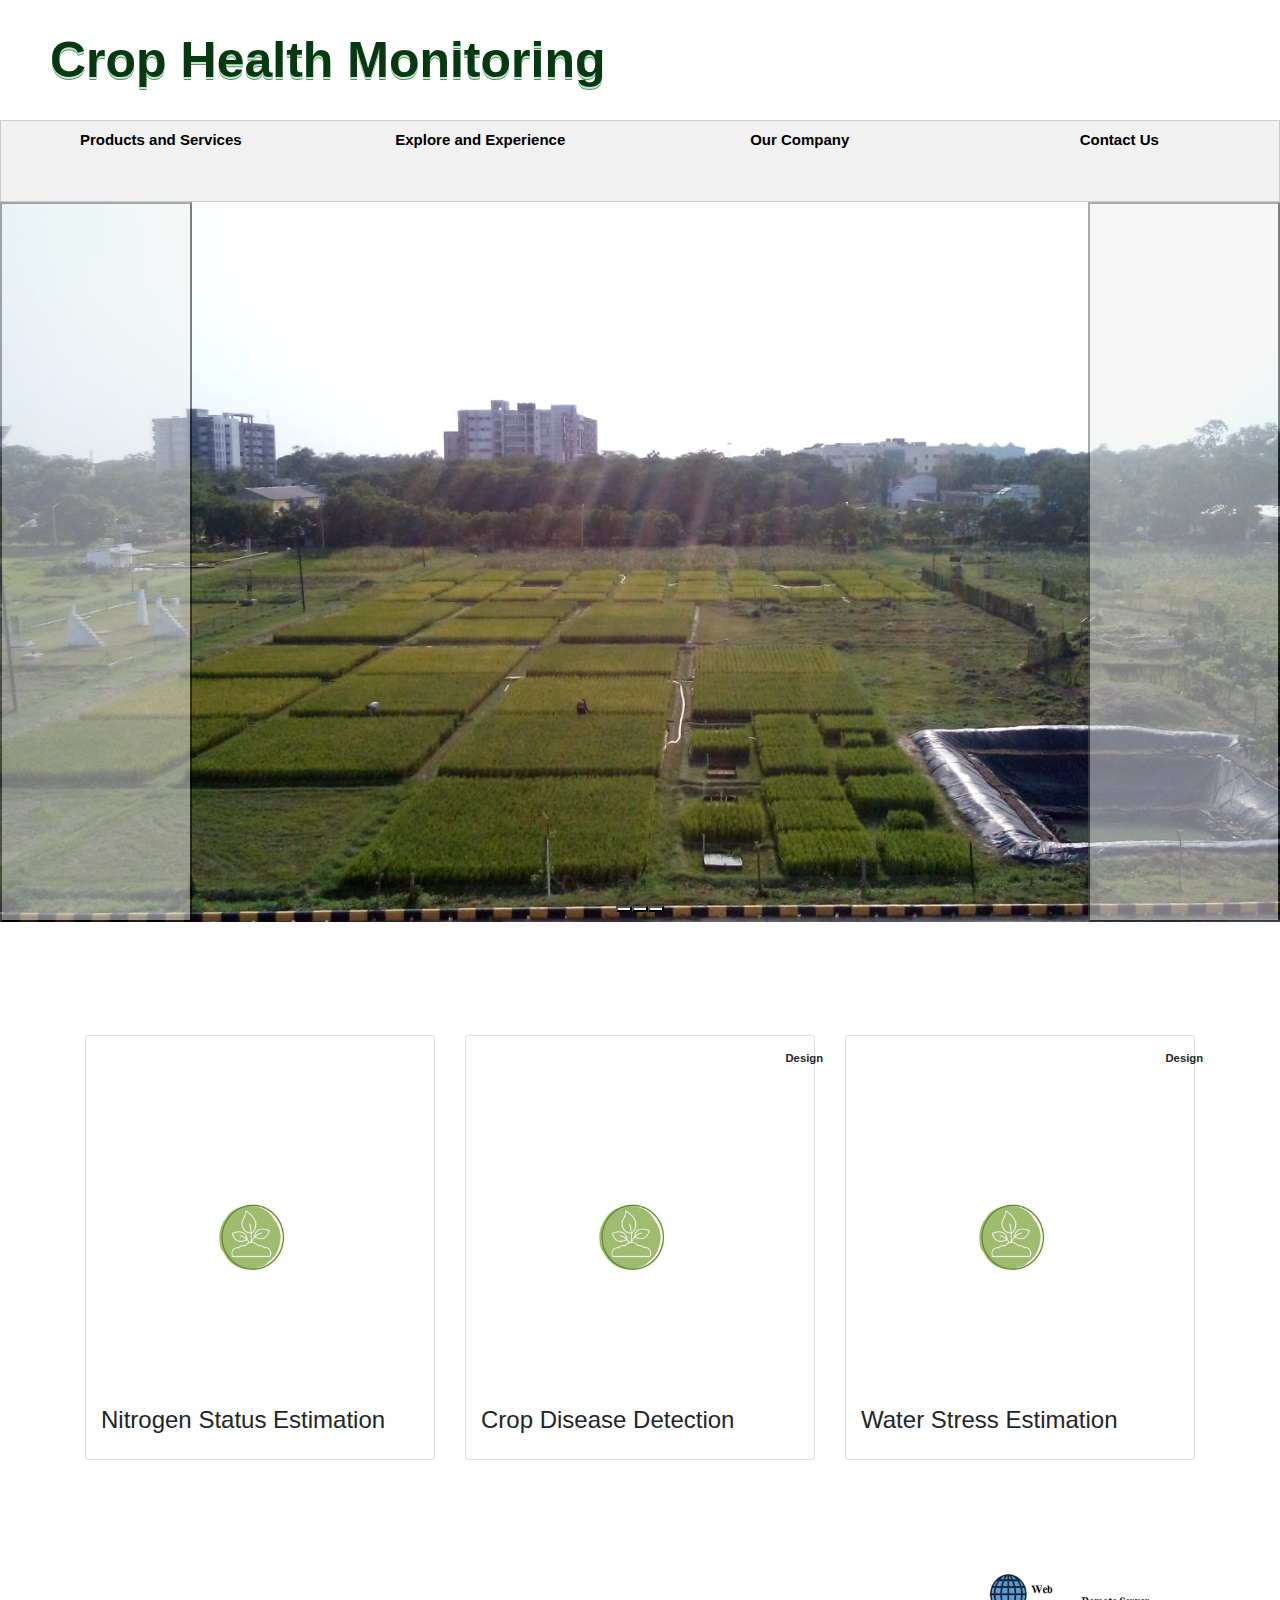
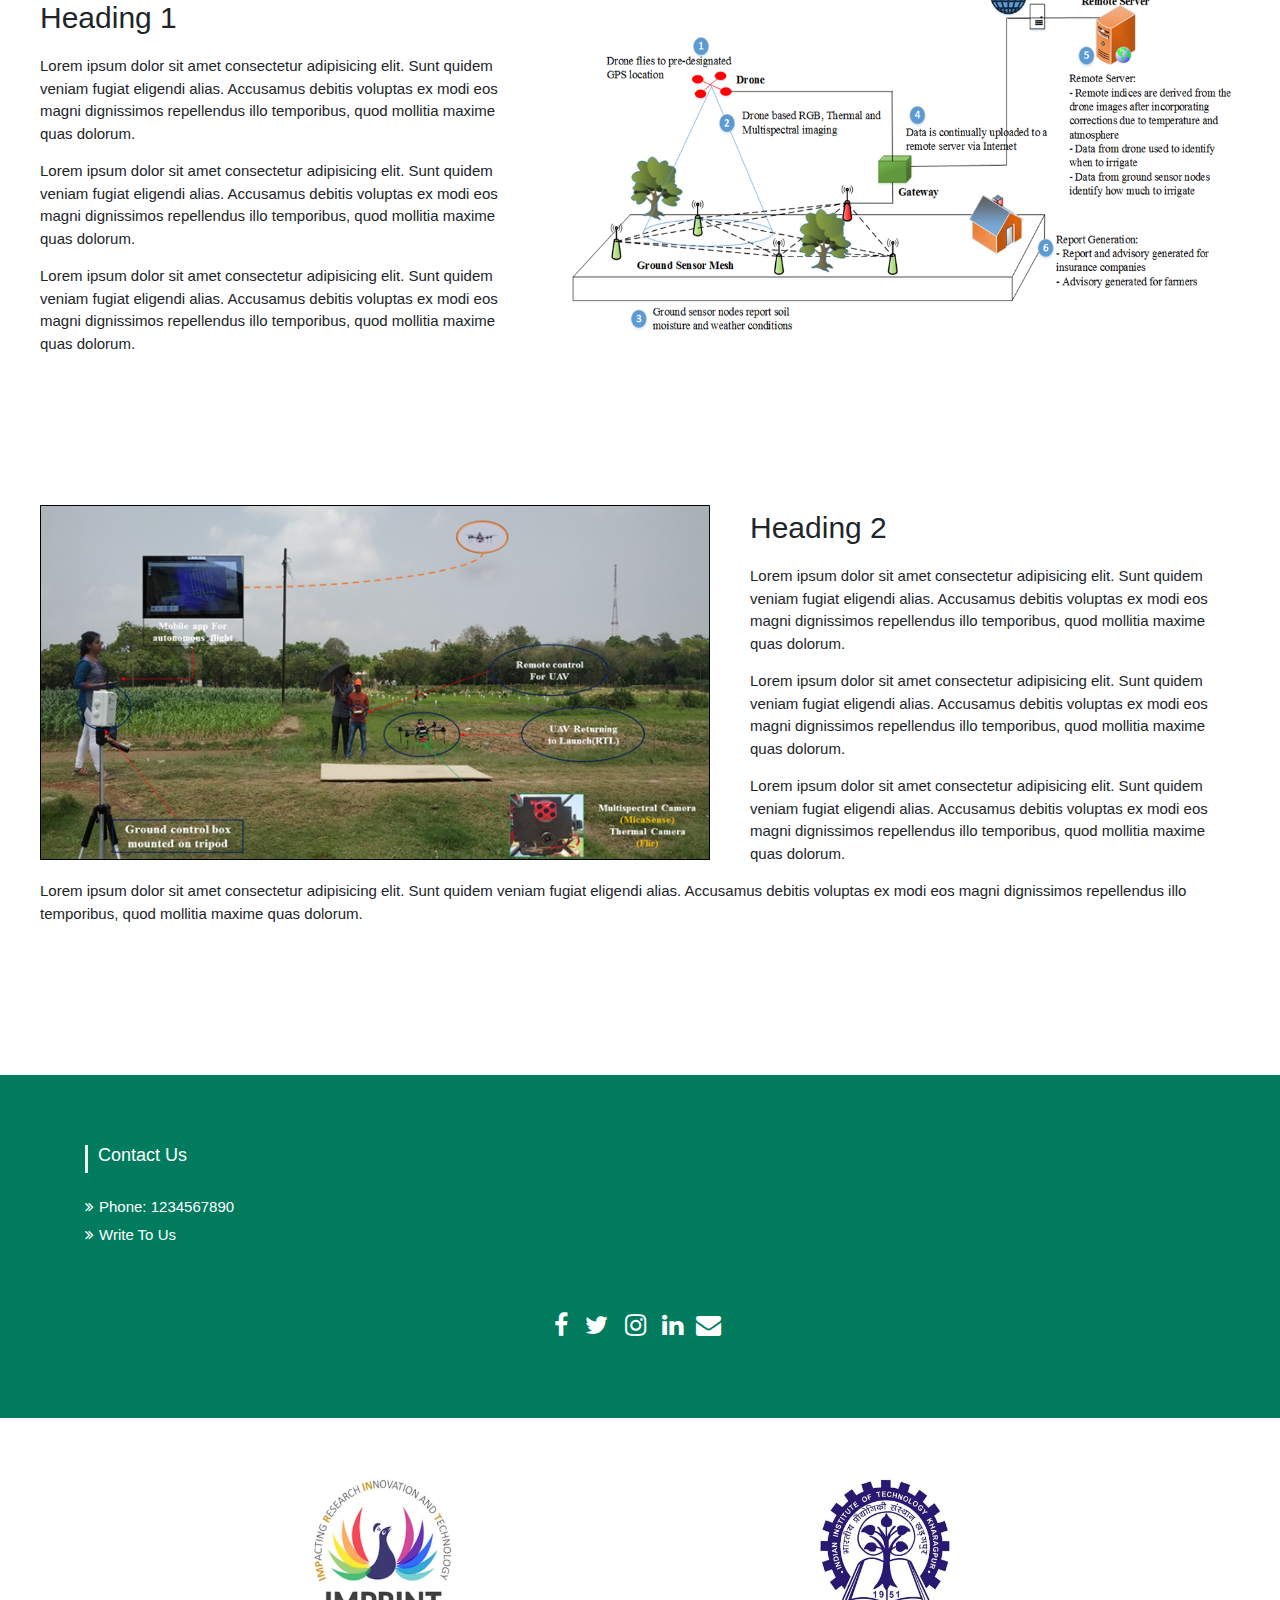
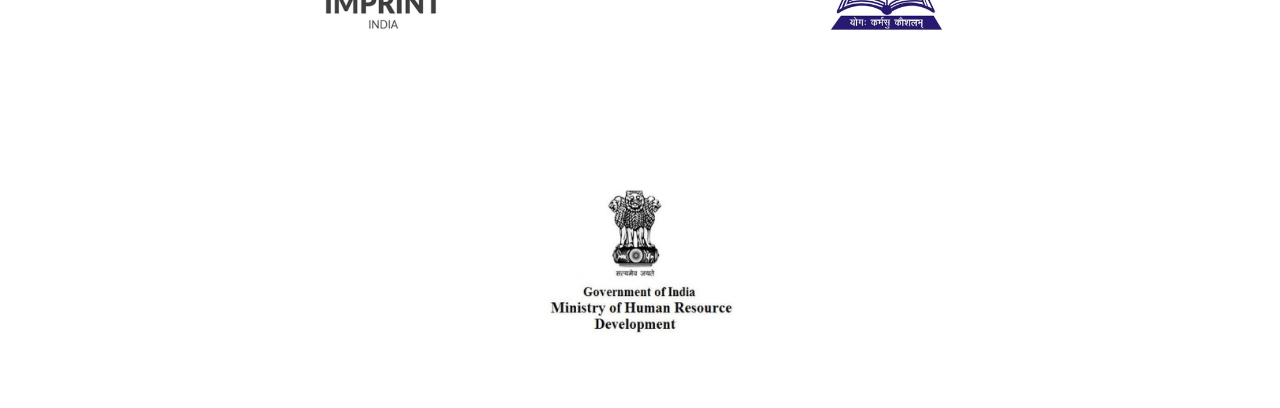
<file: index.html>
<!doctype html>
<html lang="en">

<head>
    <!-- Required meta tags -->
    <meta charset="utf-8">
    <meta name="viewport" content="width=device-width, initial-scale=1">

    <!-- Bootstrap CSS -->
    <link href="https://cdn.jsdelivr.net/npm/bootstrap@5.1.0/dist/css/bootstrap.min.css" rel="stylesheet"
        integrity="sha384-KyZXEAg3QhqLMpG8r+8fhAXLRk2vvoC2f3B09zVXn8CA5QIVfZOJ3BCsw2P0p/We" crossorigin="anonymous">
    <link rel="stylesheet" href="https://cdnjs.cloudflare.com/ajax/libs/font-awesome/5.15.4/css/all.min.css"
        integrity="sha512-1ycn6IcaQQ40/MKBW2W4Rhis/DbILU74C1vSrLJxCq57o941Ym01SwNsOMqvEBFlcgUa6xLiPY/NS5R+E6ztJQ=="
        crossorigin="anonymous" referrerpolicy="no-referrer" />
    <link href="//maxcdn.bootstrapcdn.com/bootstrap/4.0.0/css/bootstrap.min.css" rel="stylesheet" id="bootstrap-css">
    <link rel="stylesheet" href="indexfooter.css">
    <link rel="stylesheet" href="https://www.w3schools.com/w3css/4/w3.css">
    <script src="//maxcdn.bootstrapcdn.com/bootstrap/4.0.0/js/bootstrap.min.js"></script>
    <script src="//cdnjs.cloudflare.com/ajax/libs/jquery/3.2.1/jquery.min.js"></script>





    <title>Crop Health Monitoring</title>
</head>

<body>
    <br />
    <div style="font-family: 'Garamond', sans-serif; font-size: 50px; color: rgb(7, 56, 18); padding-left: 50px;
        text-shadow: 0 2px rgb(178, 245, 200), 0 3px #777">
        <b>Crop Health Monitoring</b>
    </div>
    <br />
    <div class="w3-bar w3-border w3-light-grey">
        <a href="#" class="w3-bar-item w3-button" style="width:25%; height: 80px;"><b>Products and Services</b></a>
        <a href="#" class="w3-bar-item w3-button" style="width:25%;height:80px; "><b>Explore and Experience</b></a>
        <a href="#" class="w3-bar-item w3-button" style="width:25%;height:80px; "><b>Our Company</b></a>
        <a href="#" class="w3-bar-item w3-button" style="width:25%;height:80px; "><b>Contact Us</b></a>
    </div>
    <div id="carouselExampleIndicators" class="carousel slide" data-bs-ride="carousel">
        <div class="carousel-indicators">
            <button type="button" data-bs-target="#carouselExampleIndicators" data-bs-slide-to="0" class="active"
                aria-current="true" aria-label="Slide 1"></button>
            <button type="button" data-bs-target="#carouselExampleIndicators" data-bs-slide-to="1"
                aria-label="Slide 2"></button>
            <button type="button" data-bs-target="#carouselExampleIndicators" data-bs-slide-to="2"
                aria-label="Slide 3"></button>
        </div>
        <div class="carousel-inner">
            <div class="carousel-item active">
                <img src="assets/img1.jpeg" class="d-block w-100" alt="...">
            </div>
            <div class="carousel-item">
                <img src="assets/img1.jpeg" class="d-block w-100" alt="...">
            </div>
            <div class="carousel-item">
                <img src="assets/img1.jpeg" class="d-block w-100" alt="...">
            </div>
        </div>
        <button class="carousel-control-prev" type="button" data-bs-target="#carouselExampleIndicators"
            data-bs-slide="prev">
            <span class="carousel-control-prev-icon" aria-hidden="true"></span>
            <span class="visually-hidden">Previous</span>
        </button>
        <button class="carousel-control-next" type="button" data-bs-target="#carouselExampleIndicators"
            data-bs-slide="next">
            <span class="carousel-control-next-icon" aria-hidden="true"></span>
            <span class="visually-hidden">Next</span>
        </button>
    </div>

    <div>
        <p>
            <br />
            <br />
            <br />
        </p>
    </div>

    <div class="container mt-5 mb-3">
        <div class="row">
            <div class="col-md-4">
                <div class="card p-3 mb-2">
                    <div class="d-flex justify-content-between">
                        <div class="d-flex flex-row align-items-center">
                            <div class="icon"> 
                                <img src="assets/nitroicon.png" width="300" height="300">
                            </div>
                        </div>
                        
                    </div>
                    <div class="mt-5">
                        <h3 class="heading"><a href="registrationNSE.html">Nitrogen Status Estimation</a></h3>
                    </div>
                </div>
            </div>
            <div class="col-md-4">
                <div class="card p-3 mb-2">
                    <div class="d-flex justify-content-between">
                        <div class="d-flex flex-row align-items-center">
                            <div class="icon"> 
                                <img src="assets/nitroicon.png" alignment="center" width="300" height="300">
                            </div>
                        </div>
                        <div class="badge"> <span>Design</span> </div>
                    </div>
                    <div class="mt-5">
                        <h3 class="heading"><a href="registrationCD.html">Crop Disease Detection</a></h3>
                    </div>
                </div>
            </div>
            <div class="col-md-4">
                <div class="card p-3 mb-2">
                    <div class="d-flex justify-content-between">
                        <div class="d-flex flex-row align-items-center">
                            <div class="icon"> 
                                <img src="assets/nitroicon.png" width="300" height="300" >
                            </div>
                        </div>
                        <div class="badge"> <span>Design</span> </div>
                    </div>
                    <div class="mt-5">
                        <h3 class="heading"><a href="registrationWS.html">Water Stress Estimation</a></h3>
                    </div>
                </div>
            </div>
        </div>
    </div>

    <br />
    <br />
    <br />
    <br />

    <div><img src="assets/Methodology.png" ALIGN="right" width="750" height="400"
        style="padding-right: 40px; padding-left: 40px;" class="img-fluid" alt="Responsive image"></div>
    <br />
    <p style="padding-left: 40px; font-size: 30px;">
        Heading 1
    </p>
    <p style="padding-right: 40px; padding-left: 40px;">
        Lorem ipsum dolor sit amet consectetur adipisicing elit. Sunt quidem veniam fugiat eligendi alias. Accusamus
        debitis voluptas ex modi eos magni dignissimos repellendus illo temporibus, quod mollitia maxime quas
        dolorum.
    </p>
    <p style="padding-right: 40px; padding-left: 40px;">
        Lorem ipsum dolor sit amet consectetur adipisicing elit. Sunt quidem veniam fugiat eligendi alias. Accusamus
        debitis voluptas ex modi eos magni dignissimos repellendus illo temporibus, quod mollitia maxime quas
        dolorum.
    </p>
    <p style="padding-right: 40px; padding-left: 40px;">
        Lorem ipsum dolor sit amet consectetur adipisicing elit. Sunt quidem veniam fugiat eligendi alias. Accusamus
        debitis voluptas ex modi eos magni dignissimos repellendus illo temporibus, quod mollitia maxime quas
        dolorum.
    </p>
    <br />
    <br />
    </div>
    </div>


    <br />
    <br />
    <br />
    <br />

    <div><img src="assets/Setup.png" ALIGN="left" width="750" height="400"
        style="padding-right: 40px; padding-left: 40px;" class="img-fluid" alt="Responsive image"></div>
    <p style="padding-left: 40px; font-size: 30px;">
        Heading 2
    </p>
    <p style="padding-right: 40px; padding-left: 40px;">
        Lorem ipsum dolor sit amet consectetur adipisicing elit. Sunt quidem veniam fugiat eligendi alias. Accusamus
        debitis voluptas ex modi eos magni dignissimos repellendus illo temporibus, quod mollitia maxime quas
        dolorum.
    </p>
    <p style="padding-right: 40px; padding-left: 40px;">
        Lorem ipsum dolor sit amet consectetur adipisicing elit. Sunt quidem veniam fugiat eligendi alias. Accusamus
        debitis voluptas ex modi eos magni dignissimos repellendus illo temporibus, quod mollitia maxime quas
        dolorum.
    </p>
    <p style="padding-right: 40px; padding-left: 40px;">
        Lorem ipsum dolor sit amet consectetur adipisicing elit. Sunt quidem veniam fugiat eligendi alias. Accusamus
        debitis voluptas ex modi eos magni dignissimos repellendus illo temporibus, quod mollitia maxime quas
        dolorum.
    </p>
    <p style="padding-right: 40px; padding-left: 40px;">
        Lorem ipsum dolor sit amet consectetur adipisicing elit. Sunt quidem veniam fugiat eligendi alias. Accusamus
        debitis voluptas ex modi eos magni dignissimos repellendus illo temporibus, quod mollitia maxime quas
        dolorum.
    </p>
    <br />
    <br />
    <br />
    <br />
    <br />
    <br />
    </div>
    </div>



    <!-- Footer -->
    <section id="footer">
        <div class="container">
            <div class="row text-center text-xs-center text-sm-left text-md-left">
                <div class="col-xs-12 col-sm-4 col-md-4">
                    <h5>Contact Us</h5>
                    <ul class="list-unstyled quick-links">
                        <li><a href="#"><i class="fa fa-angle-double-right"></i>Phone: 1234567890</a></li>
                        <li><a href="https://www.gmail.com/"><i class="fa fa-angle-double-right"></i>Write To Us</a>
                        </li>
                    </ul>
                </div>
            </div>
            <div class="row">
                <div class="col-xs-12 col-sm-12 col-md-12 mt-2 mt-sm-5">
                    <ul class="list-unstyled list-inline social text-center">
                        <li class="list-inline-item"><a href="https://www.facebook.com/"><i
                                    class="fa fa-facebook"></i></a></li>
                        <li class="list-inline-item"><a href="https://www.twitter.com/"><i
                                    class="fa fa-twitter"></i></a></li>
                        <li class="list-inline-item"><a href="https://www.instagram.com/"><i
                                    class="fa fa-instagram"></i></a></li>
                        <li class="list-inline-item"><a href="https://www.linkedin.com/"><i class="fa fa-linkedin"
                                    aria-hidden="true"></i>
                        <li class="list-inline-item"><a href="https://www.gmail.com/" target="_blank"><i
                                    class="fa fa-envelope"></i></a></li>
                    </ul>
                </div>
                <hr>
            </div>
        </div>
    </section>
    <!-- ./Footer -->






    <div>
        <nav class="nav justify-content-center">
            <a class="nav-link" href="#"><img src="assets/imprint.png" width="460" height="280"></a>
            <a class="nav-link" href="#"><img src="assets/iitkgp.png" width="480" height="280"></a>
            <a class="nav-link" href="#"><img src="assets/mhrd.png" width="480" height="280"></a>

        </nav>
    </div>
</body>

</html>
</file>
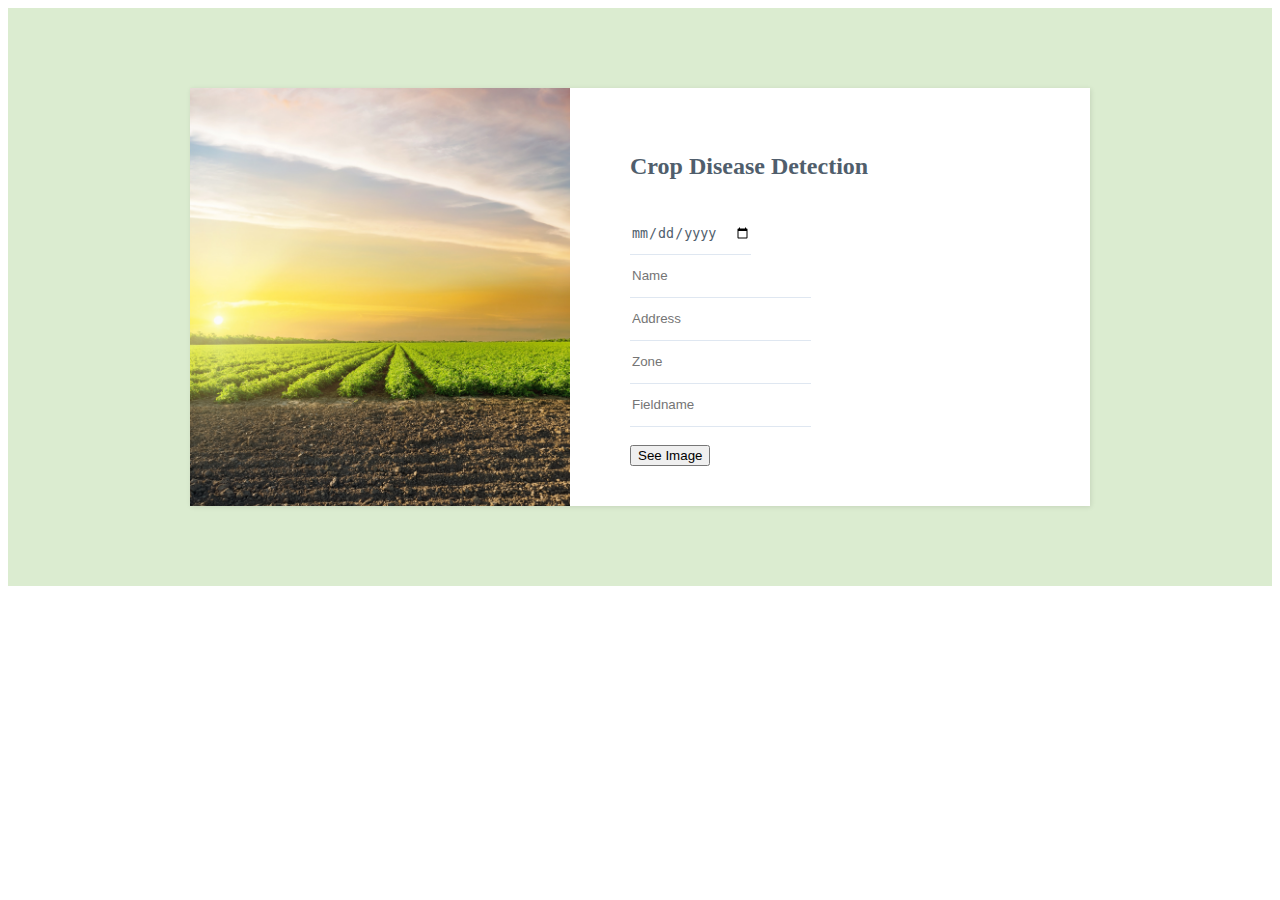
<file: cropdisease.html>
<!DOCTYPE html>

<html>

<head>
    <meta charset="UTF-8">
    <link rel="stylesheet" href="cropdisease.css">
    <meta name="viewport" content="width=device-width, initial-scale=1.0">
</head>

<body>
    <div class="register-photo">
        <div class="form-container">
            <div class="image-holder"></div>
            <form method="post">
                <h2 class="text-center"><strong>Crop Disease Detection</strong></h2>
                <div class="form-group"><input class="form-control" type="Date" name="Date" placeholder="Date"></div>
                <div class="form-group"><input class="form-control" type="Name" name="Name" placeholder="Name"></div>
                <div class="form-group"><input class="form-control" type="Address" name="Address"
                        placeholder="Address"></div>
                <div class="form-group"><input class="form-control" type="Zone" name="Zone" placeholder="Zone"></div>
                <div class="form-group"><input class="form-control" type="Fieldname" name="Fieldname"
                        placeholder="Fieldname"></div>
                
                <br/>
                <div class="form-group"><button class="btn btn-success btn-block" type="submit">See Image</button></div>
            </form>
        </div>
    </div>
</body>
</file>
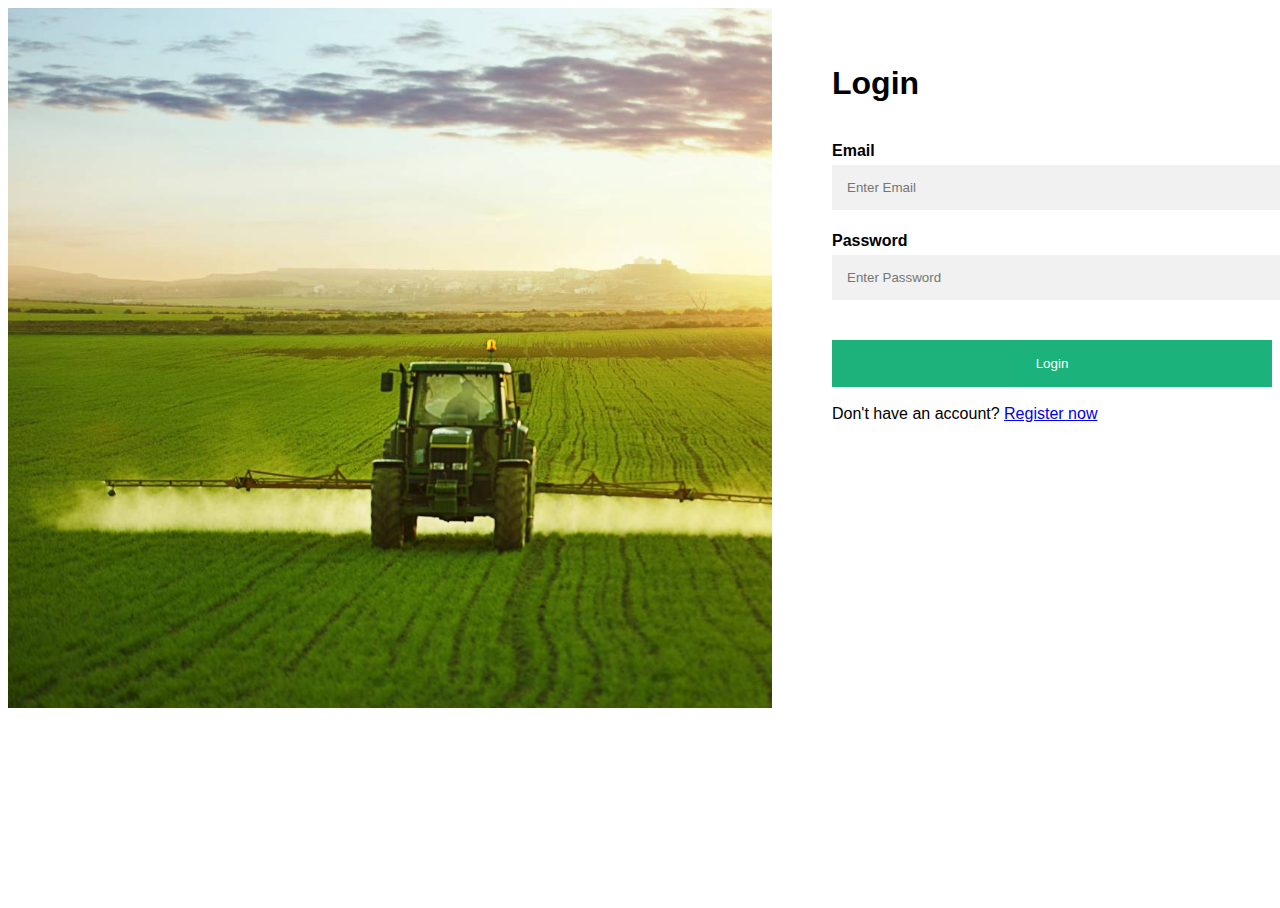
<file: Login.html>
<!DOCTYPE html>
<html>

<head>
  <meta name="viewport" content="width=device-width, initial-scale=1">
  <style>
    body,
    html {
      height: 100%;
      font-family: Arial, Helvetica, sans-serif;
    }

    * {
      box-sizing: border-box;
    }

    .bg-img {
      /* The image used */
      background-image: url("assets/background_reg.jpg");
      min-height: 700px;
      max-width: 1350px;
      /* Center and scale the image nicely */
      background-position: left;
      background-repeat: no-repeat;
      background-size:cover;
      position: relative;
    }

    /* Add styles to the form container */
    .container {
      position: absolute;
      right: 0;
      max-width: 500px;
      min-height: 700px;
      padding-left: 60px;
      background-color: rgb(255, 255, 255);
    }

    /* Full-width input fields */
    input[type=text],
    input[type=password] {
      width: 130%;
      padding: 15px;
      margin: 5px 0 22px 0;
      border: none;
      background: #f1f1f1;
    }

    input[type=text]:focus,
    input[type=password]:focus {
      background-color: #ddd;
      outline: none;
    }

    /* Set a style for the submit button */
    .btn {
      background-color: #04AA6D;
      color: white;
      padding: 16px 20px;
      border: none;
      cursor: pointer;
      width: 100%;
      opacity: 0.9;
    }

    .btn:hover {
      opacity: 1;
    }
  </style>
</head>

<body>

  <div class="bg-img">
    <form action="/action_page.php" class="container">
      <br/>
      <br/>
      <h1>Login</h1>
      <br/>
      <label for="email"><b>Email</b></label>
      <input type="text" placeholder="Enter Email" name="email" required>
      <label for="psw"><b>Password</b></label>
      <input type="password" placeholder="Enter Password" name="psw" required>
      <br/>
      <br/>
      <button type="submit" class="btn">Login</button>
      <br/>
      <br/>
      <div class="text sign-up-text">Don't have an account? <a href="registration.html">Register now</a></div>
    </form>
  </div>

</body>

</html>
</file>
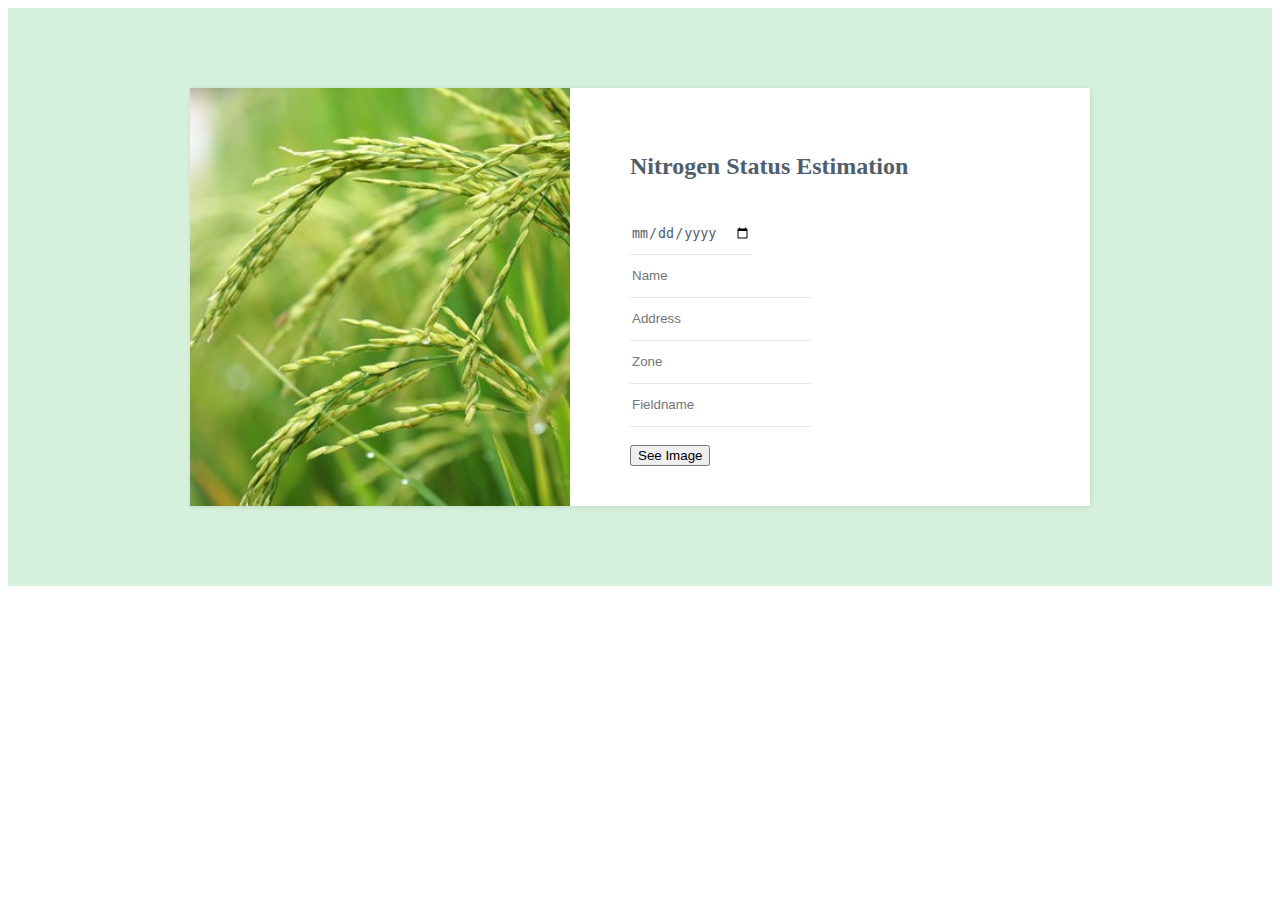
<file: nitroreg.html>
<!DOCTYPE html>

<html>

<head>
    <meta charset="UTF-8">
    <link rel="stylesheet" href="nitroreg.css">
    <meta name="viewport" content="width=device-width, initial-scale=1.0">
</head>

<body>
    <div class="register-photo">
        <div class="form-container">
            <div class="image-holder"></div>
            <form action="nitroreg.php" class="container" method="POST">
                <h2 class="text-center"><strong>Nitrogen Status Estimation</strong></h2>
                <div class="form-group"><input class="form-control" type="Date" name="Date" placeholder="Date"></div>
                <div class="form-group"><input class="form-control" type="Name" name="Name" placeholder="Name"></div>
                <div class="form-group"><input class="form-control" type="Address" name="Address"
                        placeholder="Address"></div>
                <div class="form-group"><input class="form-control" type="Zone" name="Zone" placeholder="Zone"></div>
                <div class="form-group"><input class="form-control" type="Fieldname" name="Fieldname"
                        placeholder="Fieldname"></div>
                
                <br/>
                <div class="form-group"><button class="btn btn-success btn-block" type="submit">See Image</button></div>
            </form>
        </div>
    </div>
</body>
</file>
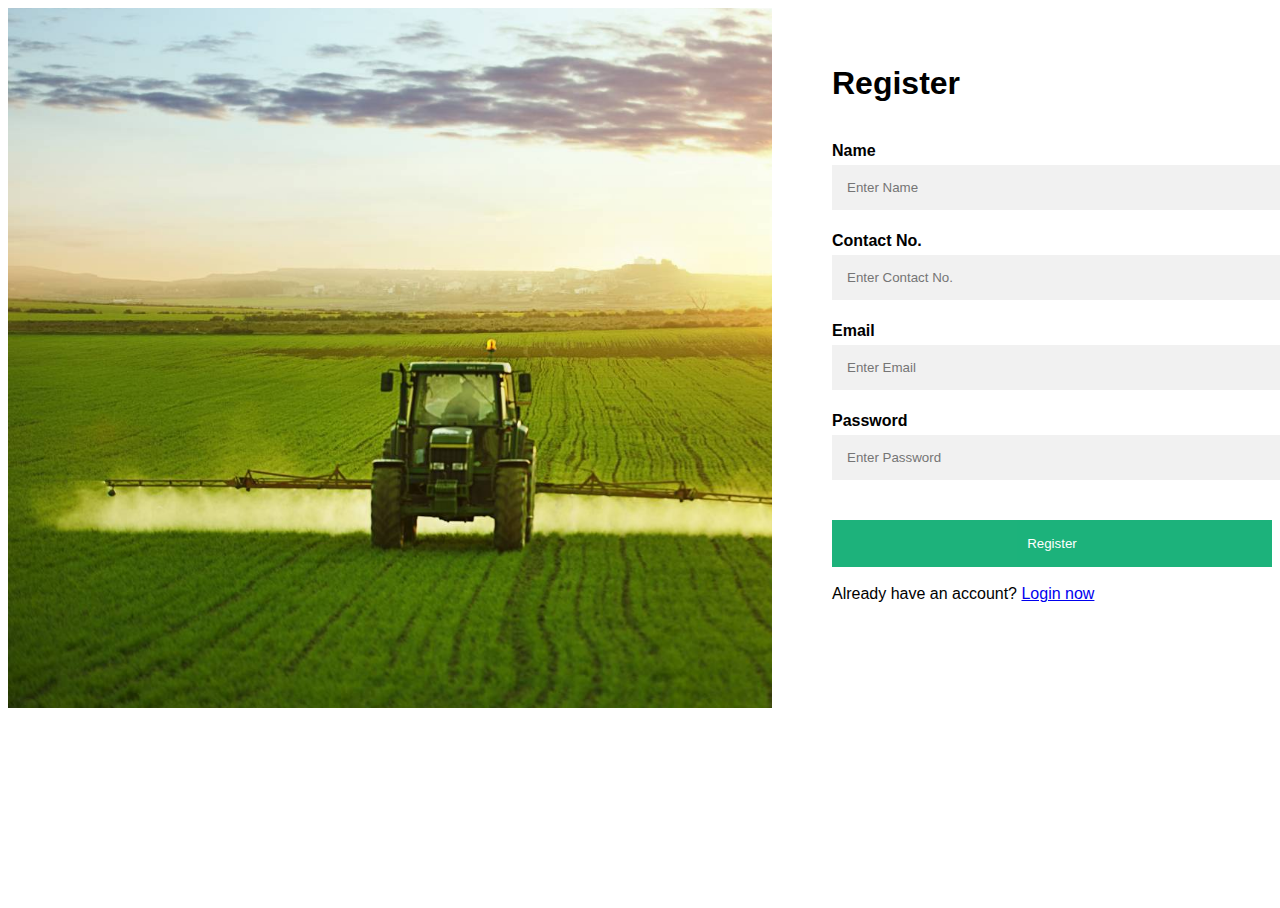
<file: registration.html>
<!DOCTYPE html>
<html>

<head>
  <meta name="viewport" content="width=device-width, initial-scale=1">
  <style>
    body,
    html {
      height: 100%;
      font-family: Arial, Helvetica, sans-serif;
    }

    * {
      box-sizing: border-box;
    }

    .bg-img {
      /* The image used */
      background-image: url("assets/background_reg.jpg");
      min-height: 700px;
      max-width: 1350px;
      /* Center and scale the image nicely */
      background-position: left;
      background-repeat: no-repeat;
      background-size:cover;
      position: relative;
    }

    /* Add styles to the form container */
    .container {
      position: absolute;
      right: 0;
      max-width: 500px;
      min-height: 700px;
      padding-left: 60px;
      background-color: rgb(255, 255, 255);
    }

    /* Full-width input fields */
    input[type=text],
    input[type=password] {
      width: 130%;
      padding: 15px;
      margin: 5px 0 22px 0;
      border: none;
      background: #f1f1f1;
    }

    input[type=text]:focus,
    input[type=password]:focus {
      background-color: #ddd;
      outline: none;
    }

    /* Set a style for the submit button */
    .btn {
      background-color: #04AA6D;
      color: white;
      padding: 16px 20px;
      border: none;
      cursor: pointer;
      width: 100%;
      opacity: 0.9;
    }

    .btn:hover {
      opacity: 1;
    }
  </style>
</head>

<body>

  <div class="bg-img">
    <form action="registration.php" class="container" method="POST">
      <br/>
      <br/>
      <h1>Register</h1>
      <br/>
      <label for="Name"><b>Name</b></label>
      <input type="text" placeholder="Enter Name" name="Name" required>

      <label for="Contact"><b>Contact No.</b></label>
      <input type="text" placeholder="Enter Contact No." name="Contact" required>

      <label for="Email"><b>Email</b></label>
      <input type="text" placeholder="Enter Email" name="Email" required>

      <label for="psw"><b>Password</b></label>
      <input type="password" placeholder="Enter Password" name="Password" required>
      <br/>
      <br/>
      <button type="submit" class="btn">Register</button>
      <br/>
      <br/>
      <div class="text sign-up-text">Already have an account? <a href="Login.html">Login now</a></div>
    </form>
  </div>

</body>

</html>
</file>
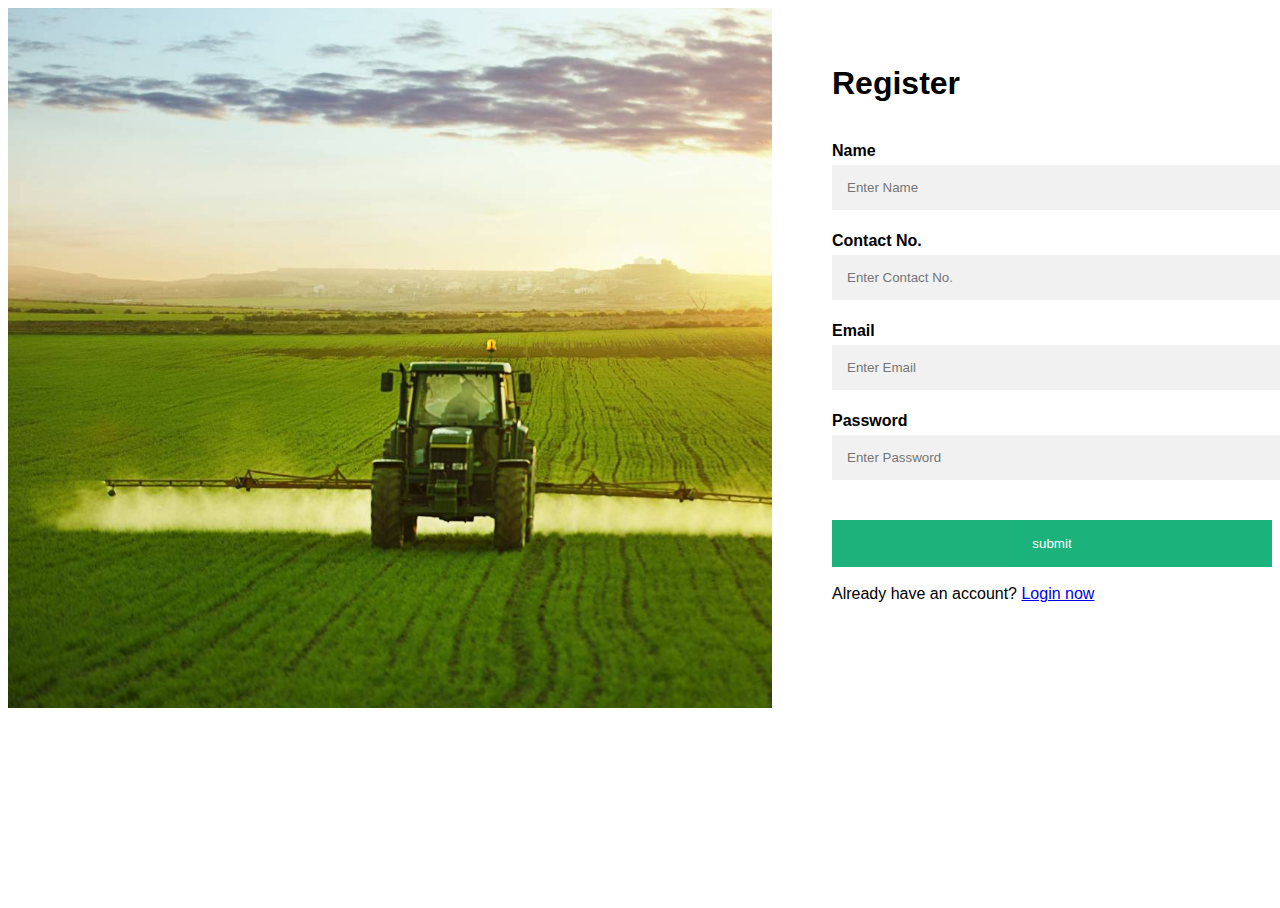
<file: registrationCD.html>
<?php include 'registrationCD.php'; ?> 
<!DOCTYPE html>
<html>

<head>
  <meta name="viewport" content="width=device-width, initial-scale=1">
  <style>
    body,
    html {
      height: 100%;
      font-family: Arial, Helvetica, sans-serif;
    }

    * {
      box-sizing: border-box;
    }
    .bg-img {
      /* The image used */
      background-image: url("assets/background_reg.jpg");
      min-height: 700px;
      max-width: 1350px;
      /* Center and scale the image nicely */
      background-position: left;
      background-repeat: no-repeat;
      background-size:cover;
      position: relative;
    }

    /* Add styles to the form container */
    .container {
      position: absolute;
      right: 0;
      max-width: 500px;
      min-height: 700px;
      padding-left: 60px;
      background-color: rgb(255, 255, 255);
    }

    /* Full-width input fields */
    input[type=text],
    input[type=password] {
      width: 130%;
      padding: 15px;
      margin: 5px 0 22px 0;
      border: none;
      background: #f1f1f1;
    }

    input[type=text]:focus,
    input[type=password]:focus {
      background-color: #ddd;
      outline: none;
    }

    /* Set a style for the submit button */
    .btn {
      background-color: #04AA6D;
      color: white;
      padding: 16px 20px;
      border: none;
      cursor: pointer;
      width: 100%;
      opacity: 0.9;
    }

    .btn:hover {
      opacity: 1;
    }
  </style>
</head>

<body>

  <div class="bg-img">
    <form action="registrationCD.php" class="container" method="POST">
      <br/>
      <br/>
      <h1>Register</h1>
      <br/>
      <label for="Name"><b>Name</b></label>
      <input type="text" placeholder="Enter Name" name="Name" required>

      <label for="Contact"><b>Contact No.</b></label>
      <input type="text" placeholder="Enter Contact No." name="Contact" required>

      <label for="Email"><b>Email</b></label>
      <input type="text" placeholder="Enter Email" name="Email" required>

      <label for="psw"><b>Password</b></label>
      <input type="password" placeholder="Enter Password" name="Password" required>
      <br/>
      <br/>
      <button type="submit" class="btn">submit</button>
      <br/>
      <br/>
      <div class="text sign-up-text">Already have an account? <a href="Login.html">Login now</a></div>
    </form>
  </div>

</body>

</html>
</file>
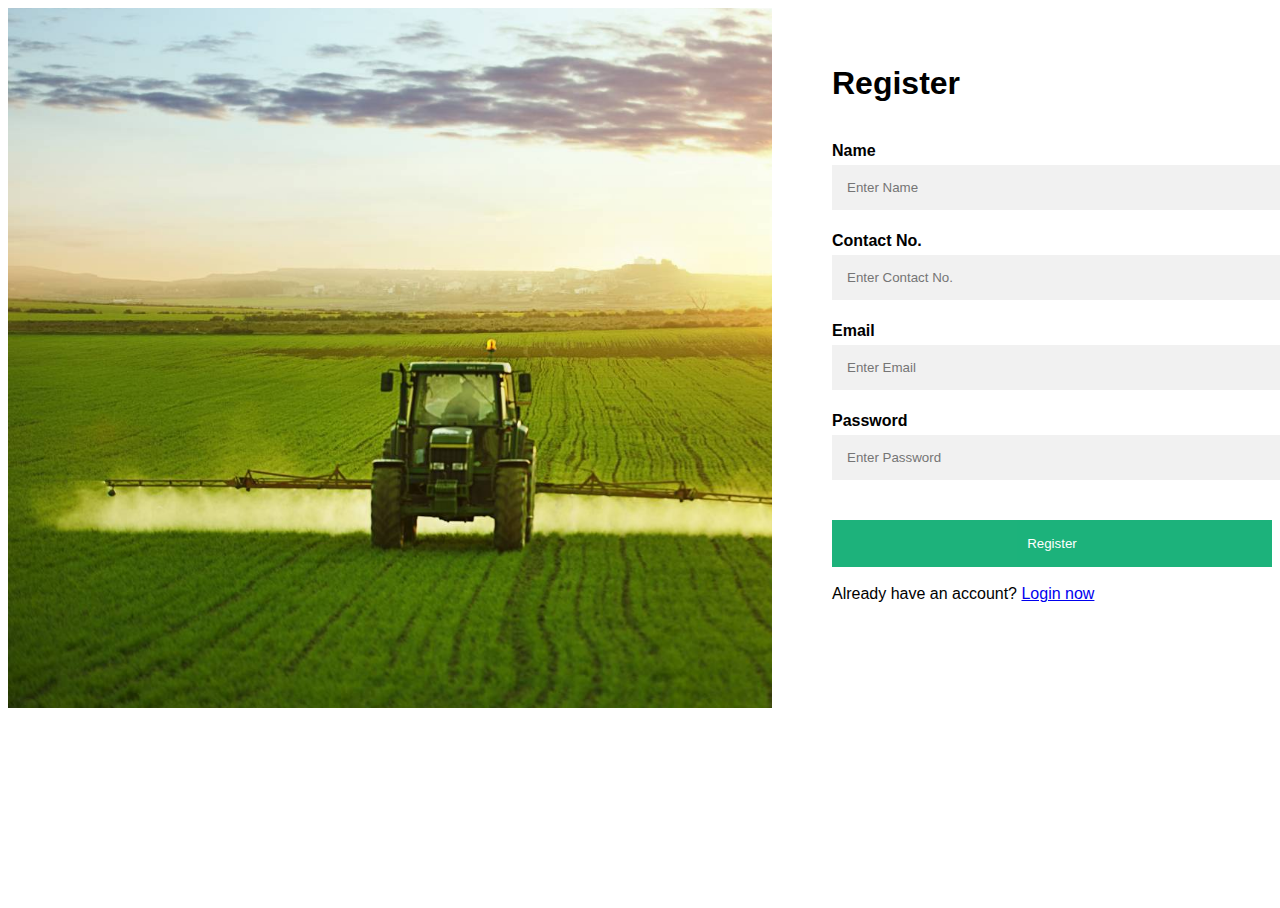
<file: registrationNSE.html>
<!DOCTYPE html>
<html>

<head>
  <meta name="viewport" content="width=device-width, initial-scale=1">
  <style>
    body,
    html {
      height: 100%;
      font-family: Arial, Helvetica, sans-serif;
    }

    * {
      box-sizing: border-box;
    }

    .bg-img {
      /* The image used */
      background-image: url("assets/background_reg.jpg");
      min-height: 700px;
      max-width: 1350px;
      /* Center and scale the image nicely */
      background-position: left;
      background-repeat: no-repeat;
      background-size:cover;
      position: relative;
    }

    /* Add styles to the form container */
    .container {
      position: absolute;
      right: 0;
      max-width: 500px;
      min-height: 700px;
      padding-left: 60px;
      background-color: rgb(255, 255, 255);
    }

    /* Full-width input fields */
    input[type=text],
    input[type=password] {
      width: 130%;
      padding: 15px;
      margin: 5px 0 22px 0;
      border: none;
      background: #f1f1f1;
    }

    input[type=text]:focus,
    input[type=password]:focus {
      background-color: #ddd;
      outline: none;
    }

    /* Set a style for the submit button */
    .btn {
      background-color: #04AA6D;
      color: white;
      padding: 16px 20px;
      border: none;
      cursor: pointer;
      width: 100%;
      opacity: 0.9;
    }

    .btn:hover {
      opacity: 1;
    }
  </style>
</head>

<body>

  <div class="bg-img">
    <form action="registrationNSE.php" class="container" method="POST">
      <br/>
      <br/>
      <h1>Register</h1>
      <br/>
      <label for="Name"><b>Name</b></label>
      <input type="text" placeholder="Enter Name" name="Name" required>

      <label for="Contact"><b>Contact No.</b></label>
      <input type="text" placeholder="Enter Contact No." name="Contact" required>

      <label for="Email"><b>Email</b></label>
      <input type="text" placeholder="Enter Email" name="Email" required>

      <label for="psw"><b>Password</b></label>
      <input type="password" placeholder="Enter Password" name="Password" required>
      <br/>
      <br/>
      <button type="submit" class="btn">Register</button>
      <br/>
      <br/>
      <div class="text sign-up-text">Already have an account? <a href="Login.html">Login now</a></div>
    </form>
  </div>

</body>

</html>
</file>
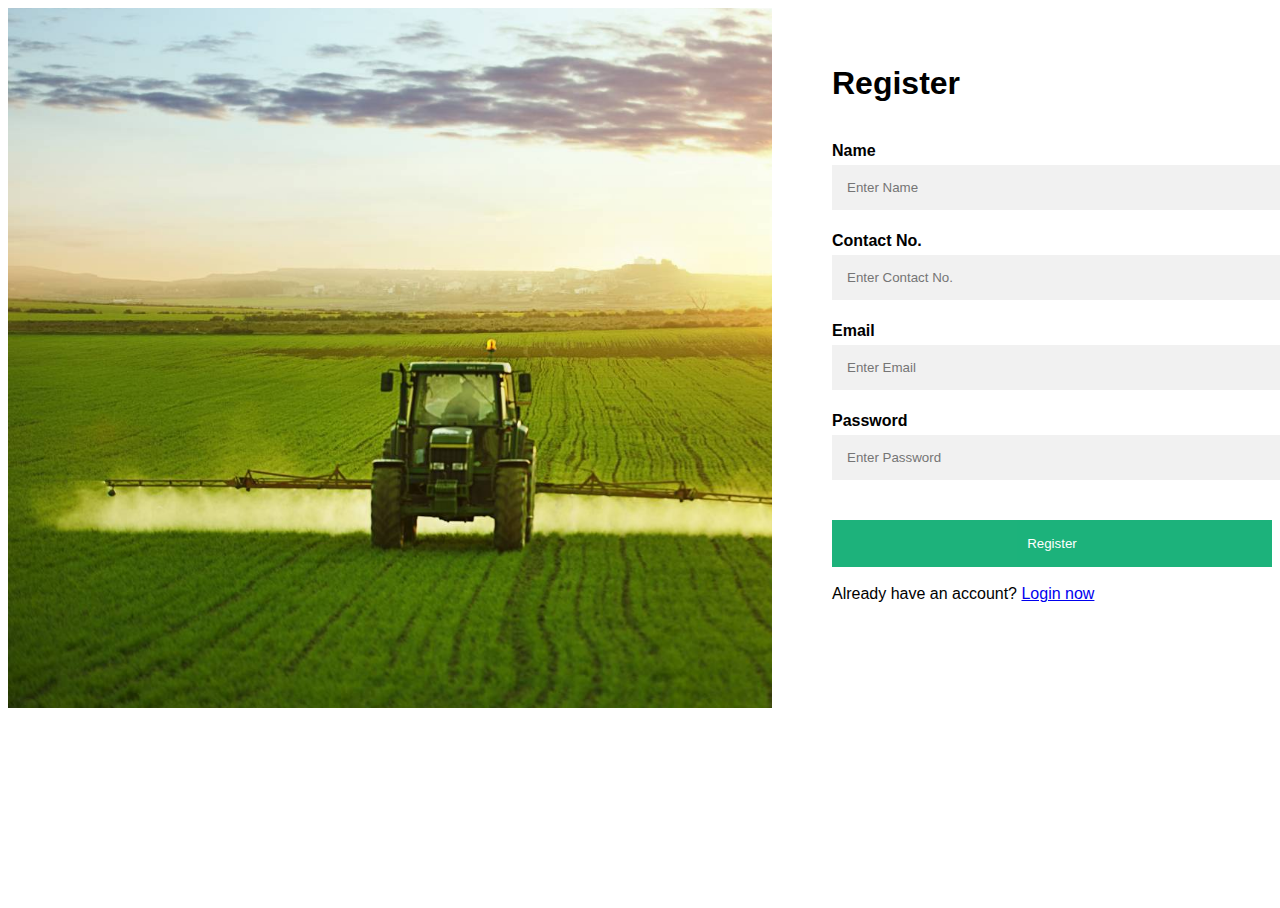
<file: registrationWS.html>
<!DOCTYPE html>
<html>

<head>
  <meta name="viewport" content="width=device-width, initial-scale=1">
  <style>
    body,
    html {
      height: 100%;
      font-family: Arial, Helvetica, sans-serif;
    }

    * {
      box-sizing: border-box;
    }

    .bg-img {
      /* The image used */
      background-image: url("assets/background_reg.jpg");
      min-height: 700px;
      max-width: 1350px;
      /* Center and scale the image nicely */
      background-position: left;
      background-repeat: no-repeat;
      background-size:cover;
      position: relative;
    }

    /* Add styles to the form container */
    .container {
      position: absolute;
      right: 0;
      max-width: 500px;
      min-height: 700px;
      padding-left: 60px;
      background-color: rgb(255, 255, 255);
    }

    /* Full-width input fields */
    input[type=text],
    input[type=password] {
      width: 130%;
      padding: 15px;
      margin: 5px 0 22px 0;
      border: none;
      background: #f1f1f1;
    }

    input[type=text]:focus,
    input[type=password]:focus {
      background-color: #ddd;
      outline: none;
    }

    /* Set a style for the submit button */
    .btn {
      background-color: #04AA6D;
      color: white;
      padding: 16px 20px;
      border: none;
      cursor: pointer;
      width: 100%;
      opacity: 0.9;
    }

    .btn:hover {
      opacity: 1;
    }
  </style>
</head>

<body>

  <div class="bg-img">
    <form action="registrationWS.php" class="container" method="POST">
      <br/>
      <br/>
      <h1>Register</h1>
      <br/>
      <label for="Name"><b>Name</b></label>
      <input type="text" placeholder="Enter Name" name="Name" required>

      <label for="Contact"><b>Contact No.</b></label>
      <input type="text" placeholder="Enter Contact No." name="Contact" required>

      <label for="Email"><b>Email</b></label>
      <input type="text" placeholder="Enter Email" name="Email" required>

      <label for="psw"><b>Password</b></label>
      <input type="password" placeholder="Enter Password" name="Password" required>
      <br/>
      <br/>
      <button type="submit" class="btn">Register</button>
      <br/>
      <br/>
      <div class="text sign-up-text">Already have an account? <a href="Login.html">Login now</a></div>
    </form>
  </div>

</body>

</html>
</file>
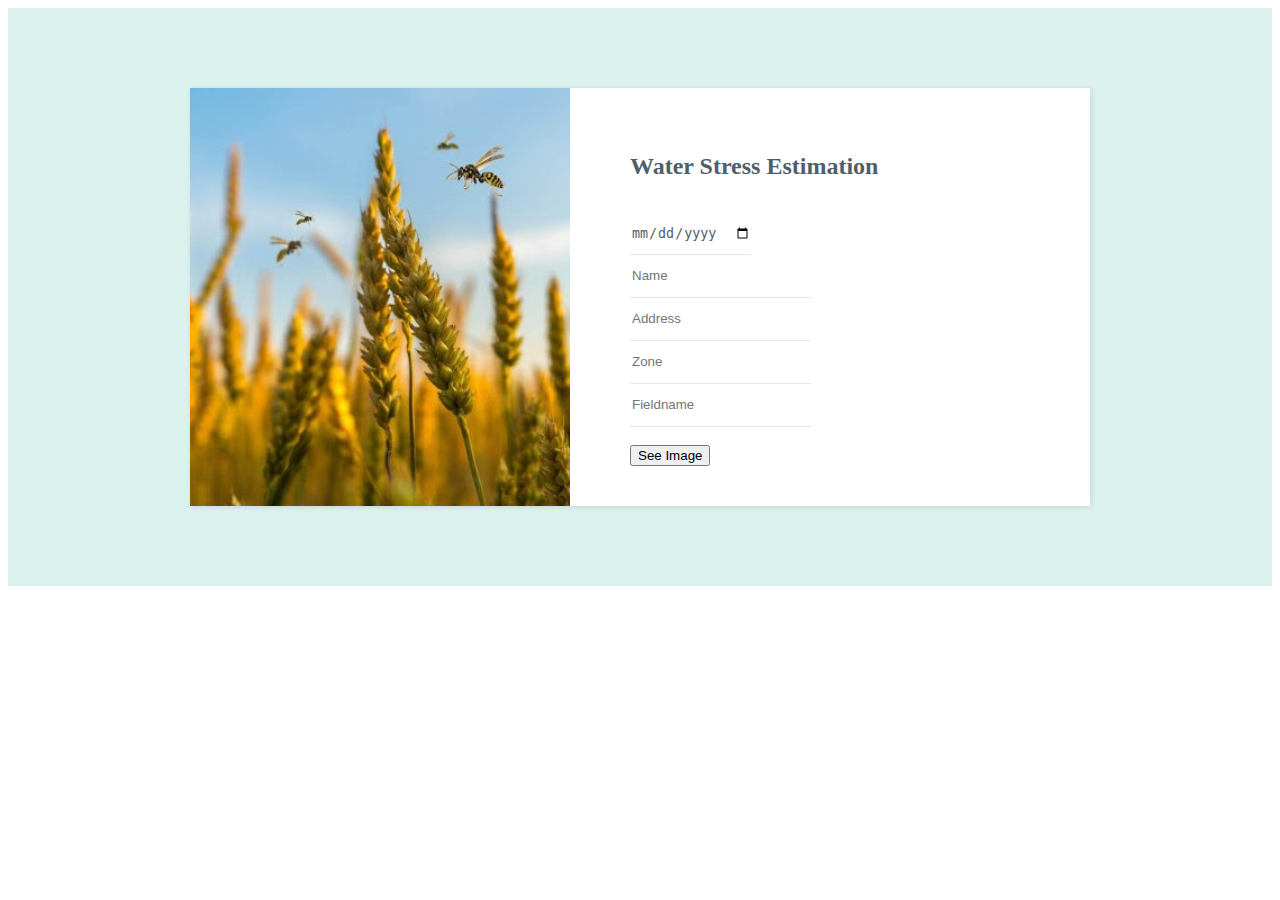
<file: waterstress.html>
<!DOCTYPE html>

<html>

<head>
    <meta charset="UTF-8">
    <link rel="stylesheet" href="waterstress.css">
    <meta name="viewport" content="width=device-width, initial-scale=1.0">
</head>

<body>
    <div class="register-photo">
        <div class="form-container">
            <div class="image-holder"></div>
            <form method="post">
                <h2 class="text-center"><strong>Water Stress Estimation</strong></h2>
                <div class="form-group"><input class="form-control" type="Date" name="Date" placeholder="Date"></div>
                <div class="form-group"><input class="form-control" type="Name" name="Name" placeholder="Name"></div>
                <div class="form-group"><input class="form-control" type="Address" name="Address"
                        placeholder="Address"></div>
                <div class="form-group"><input class="form-control" type="Zone" name="Zone" placeholder="Zone"></div>
                <div class="form-group"><input class="form-control" type="Fieldname" name="Fieldname"
                        placeholder="Fieldname"></div>
                
                <br/>
                <div class="form-group"><button class="btn btn-success btn-block" type="submit">See Image</button></div>
            </form>
        </div>
    </div>
</body>
</file>
<file: cropdisease.css>
.register-photo {
    background: #dbecd0;
    padding: 80px 0
}

.register-photo .image-holder {
    display: table-cell;
    width: auto;
    background: url(assets/cropdisease.jpg);
    background-size: cover;
}

.register-photo .form-container {
    display: table;
    max-width: 900px;
    width: 90%;
    margin: 0 auto;
    box-shadow: 1px 1px 5px rgba(0, 0, 0, 0.1)
}

.register-photo form {
    display: table-cell;
    width: 400px;
    background-color: #ffffff;
    padding: 40px 60px;
    color: #505e6c
}

@media (max-width:991px) {
    .register-photo form {
        padding: 40px
    }
}

.register-photo form h2 {
    font-size: 24px;
    line-height: 1.5;
    margin-bottom: 30px
}

.register-photo form .form-control {
    background: transparent;
    border: none;
    border-bottom: 1px solid #dfe7f1;
    border-radius: 0;
    box-shadow: none;
    outline: none;
    color: inherit;
    text-indent: 0px;
    height: 40px
}

.register-photo form .form-check {
    font-size: 13px;
    line-height: 20px
}

.register-photo form .btn-primary {
    background: green;
    border: none;
    border-radius: 4px;
    padding: 11px;
    box-shadow: none;
    margin-top: 35px;
    text-shadow: none;
    outline: none !important
}

.register-photo form .btn-primary:hover,
.register-photo form .btn-primary:active {
    background: green
}

.register-photo form .btn-primary:active {
    transform: translateY(1px)
}

.register-photo form .already {
    display: block;
    text-align: center;
    font-size: 12px;
    color: #6f7a85;
    opacity: 0.9;
    text-decoration: none
}
</file>
<file: nitroreg.css>
.register-photo {
    background: #d5f1db;
    padding: 80px 0
}

.register-photo .image-holder {
    display: table-cell;
    width: auto;
    background: url(assets/nitrostat.jpg);
    background-size: cover;
}

.register-photo .form-container {
    display: table;
    max-width: 900px;
    width: 90%;
    margin: 0 auto;
    box-shadow: 1px 1px 5px rgba(0, 0, 0, 0.1)
}

.register-photo form {
    display: table-cell;
    width: 400px;
    background-color: #ffffff;
    padding: 40px 60px;
    color: #505e6c
}

@media (max-width:991px) {
    .register-photo form {
        padding: 40px
    }
}

.register-photo form h2 {
    font-size: 24px;
    line-height: 1.5;
    margin-bottom: 30px
}

.register-photo form .form-control {
    background: transparent;
    border: none;
    border-bottom: 1px solid #dfe7f1;
    border-radius: 0;
    box-shadow: none;
    outline: none;
    color: inherit;
    text-indent: 0px;
    height: 40px
}

.register-photo form .form-check {
    font-size: 13px;
    line-height: 20px
}

.register-photo form .btn-primary {
    background: green;
    border: none;
    border-radius: 4px;
    padding: 11px;
    box-shadow: none;
    margin-top: 35px;
    text-shadow: none;
    outline: none !important
}

.register-photo form .btn-primary:hover,
.register-photo form .btn-primary:active {
    background: green
}

.register-photo form .btn-primary:active {
    transform: translateY(1px)
}

.register-photo form .already {
    display: block;
    text-align: center;
    font-size: 12px;
    color: #6f7a85;
    opacity: 0.9;
    text-decoration: none
}
</file>
<file: waterstress.css>
.register-photo {
    background: #daf1ee;
    padding: 80px 0
}

.register-photo .image-holder {
    display: table-cell;
    width: auto;
    background: url(assets/waterstress.jpg);
    background-size: cover;
}

.register-photo .form-container {
    display: table;
    max-width: 900px;
    width: 90%;
    margin: 0 auto;
    box-shadow: 1px 1px 5px rgba(0, 0, 0, 0.1)
}

.register-photo form {
    display: table-cell;
    width: 400px;
    background-color: #ffffff;
    padding: 40px 60px;
    color: #505e6c
}

@media (max-width:991px) {
    .register-photo form {
        padding: 40px
    }
}

.register-photo form h2 {
    font-size: 24px;
    line-height: 1.5;
    margin-bottom: 30px
}

.register-photo form .form-control {
    background: transparent;
    border: none;
    border-bottom: 1px solid #dfe7f1;
    border-radius: 0;
    box-shadow: none;
    outline: none;
    color: inherit;
    text-indent: 0px;
    height: 40px
}

.register-photo form .form-check {
    font-size: 13px;
    line-height: 20px
}

.register-photo form .btn-primary {
    background: green;
    border: none;
    border-radius: 4px;
    padding: 11px;
    box-shadow: none;
    margin-top: 35px;
    text-shadow: none;
    outline: none !important
}

.register-photo form .btn-primary:hover,
.register-photo form .btn-primary:active {
    background: green
}

.register-photo form .btn-primary:active {
    transform: translateY(1px)
}

.register-photo form .already {
    display: block;
    text-align: center;
    font-size: 12px;
    color: #6f7a85;
    opacity: 0.9;
    text-decoration: none
}
</file>
<file: indexfooter.css>
/* Footer */
@import url('https://maxcdn.bootstrapcdn.com/font-awesome/4.7.0/css/font-awesome.min.css');
section {
    padding: 60px 0;
}

section .section-title {
    text-align: center;
    color: #007b5e;
    margin-bottom: 50px;
    text-transform: uppercase;
}
#footer {
    background: #007b5e !important;
}
#footer h5{
	padding-left: 10px;
    border-left: 3px solid #eeeeee;
    padding-bottom: 6px;
    margin-bottom: 20px;
    color:#ffffff;
}
#footer a {
    color: #ffffff;
    text-decoration: none !important;
    background-color: transparent;
    -webkit-text-decoration-skip: objects;
}
#footer ul.social li{
	padding: 3px 0;
}
#footer ul.social li a i {
    margin-right: 5px;
	font-size:25px;
	-webkit-transition: .5s all ease;
	-moz-transition: .5s all ease;
	transition: .5s all ease;
}
#footer ul.social li:hover a i {
	font-size:30px;
	margin-top:-10px;
}
#footer ul.social li a,
#footer ul.quick-links li a{
	color:#ffffff;
}
#footer ul.social li a:hover{
	color:#eeeeee;
}
#footer ul.quick-links li{
	padding: 3px 0;
	-webkit-transition: .5s all ease;
	-moz-transition: .5s all ease;
	transition: .5s all ease;
}
#footer ul.quick-links li:hover{
	padding: 3px 0;
	margin-left:5px;
	font-weight:700;
}
#footer ul.quick-links li a i{
	margin-right: 5px;
}
#footer ul.quick-links li:hover a i {
    font-weight: 700;
}

@media (max-width:767px){
	#footer h5 {
    padding-left: 0;
    border-left: transparent;
    padding-bottom: 0px;
    margin-bottom: 10px;
}
}
</file>
